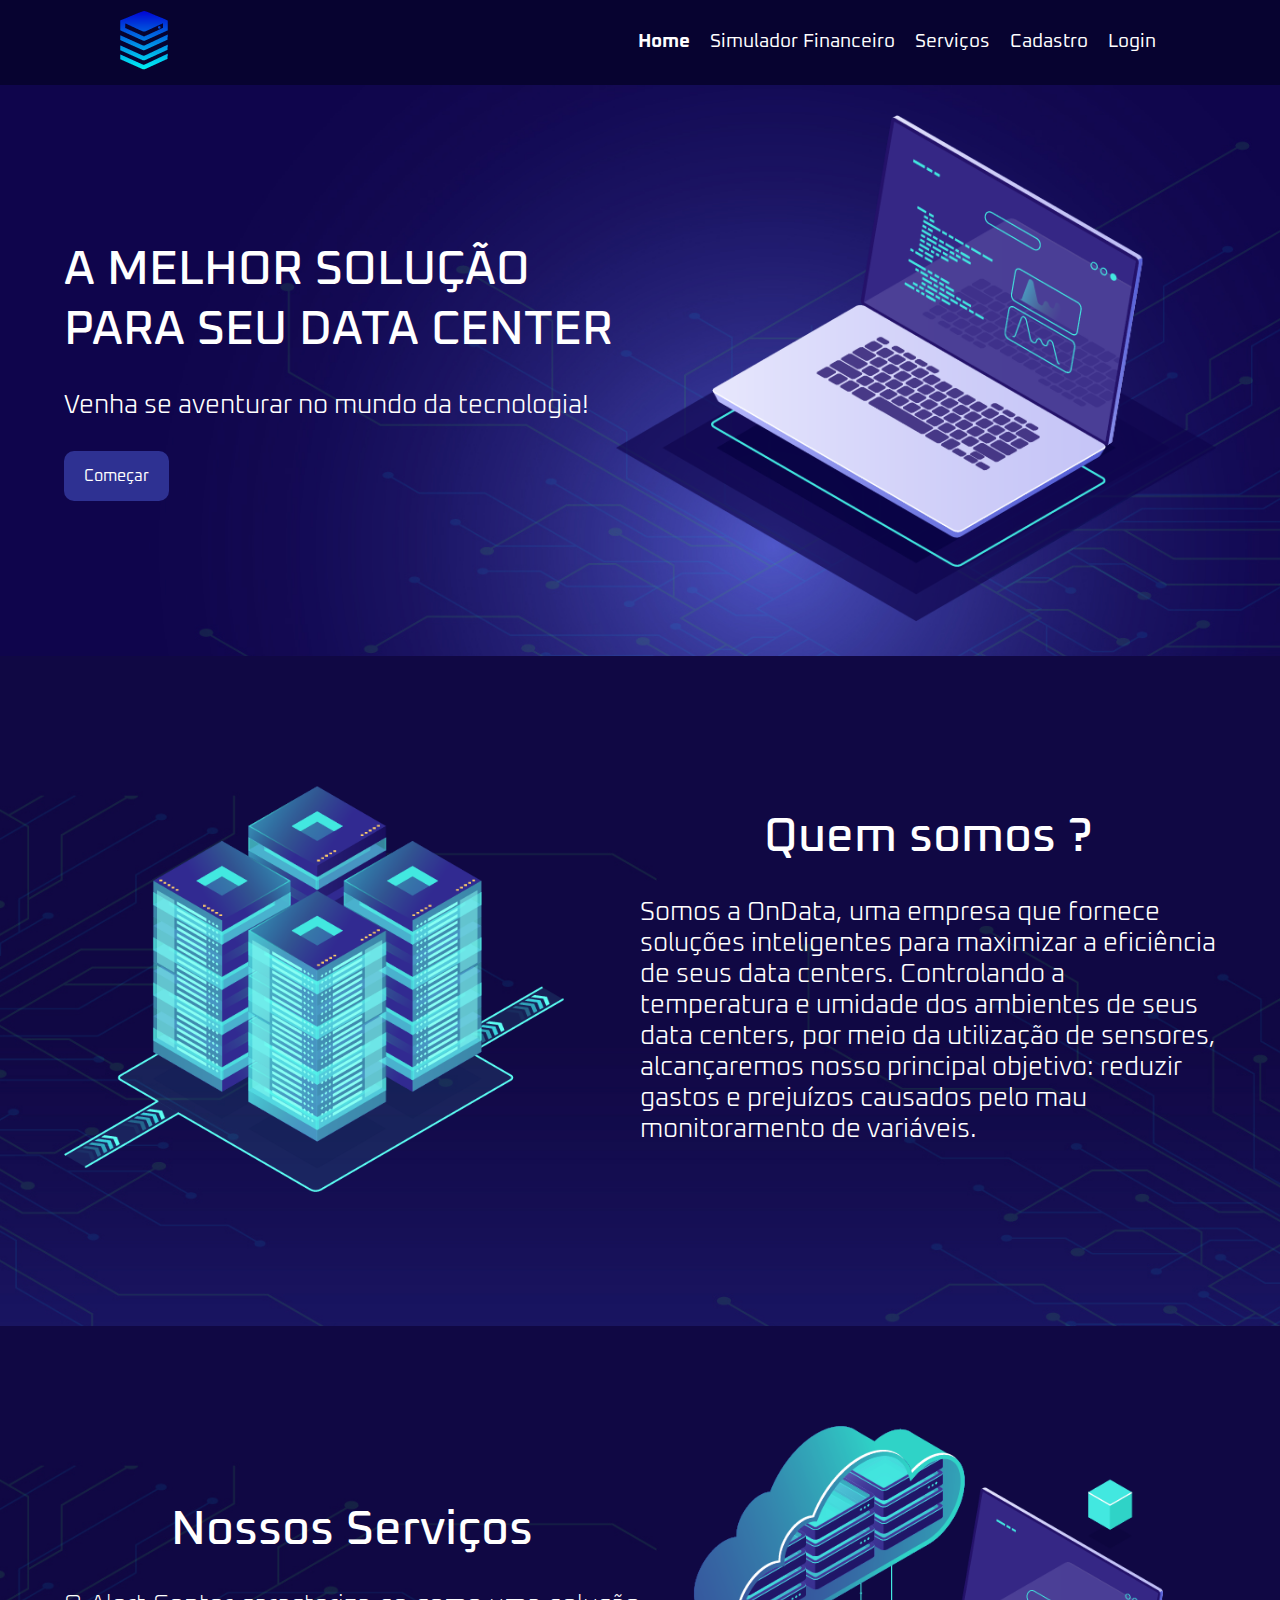
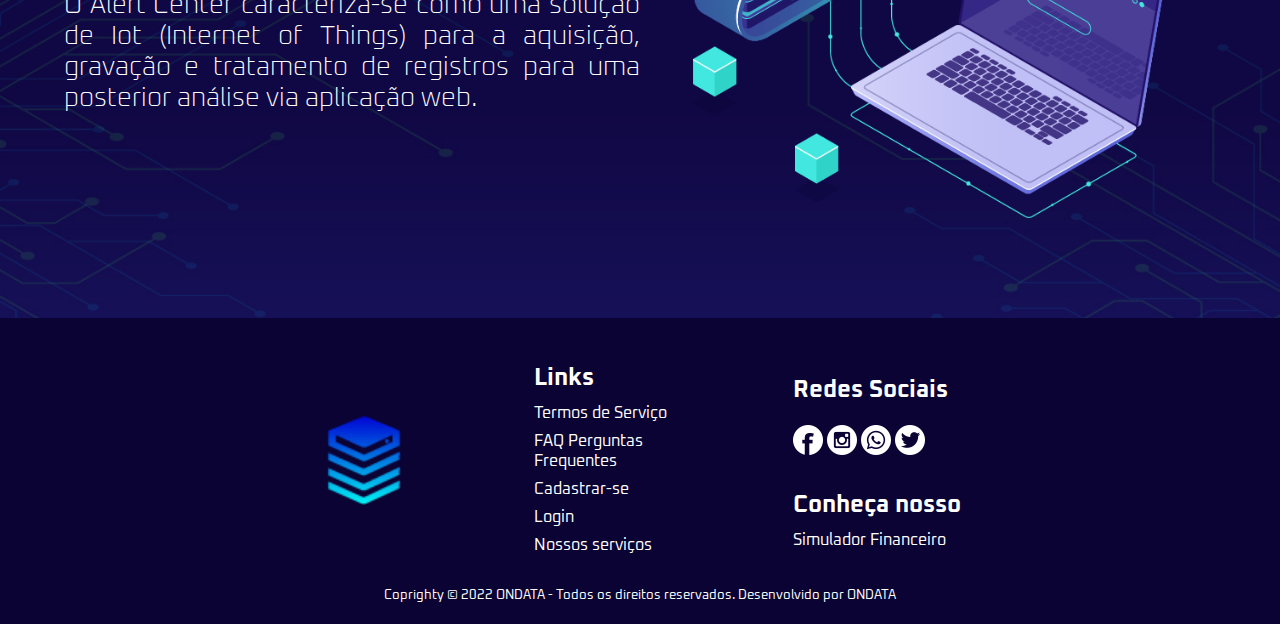
<file: site/public/index.html>
<!DOCTYPE html>
<html lang="pt-br">

<head>
  <meta charset="UTF-8">
  <meta http-equiv="X-UA-Compatible" content="IE=edge">
  <meta name="viewport" content="width=device-width, initial-scale=1.0">
  <link rel="stylesheet" href="css/style.css">
  <link rel="stylesheet" href="css/reset.css">
  <link rel="shortcut icon" href="./img/favicon.png" type="image/x-icon">
  <title>OnData | Alert Center </title>
</head>

<body>

  <!-- CABEÇALHO / NAVBAR  -->
  <header class="header" id="header">
    <div class="container">
      <a href="index.html">
        <img src="img/logo.png" alt="">
      </a>
      <nav class="navbar">
        <ul class="list-items">
          <li><a class="a-destaque" href="#">Home</a></li>
          <li><a href="simulador financeiro.html">Simulador Financeiro</a></li>
          <li><a href="serviços.html">Serviços</a></li>
          <li><a href="cadastro.html">Cadastro</a></li>
          <li><a href="login.html">Login</a></li>
        </ul>
      </nav>
    </div>
  </header>
  <!-- FIM CABEÇALHO / NAVBAR  -->

  <!-- PRIMERIA SESSÃO DA HOME -->
  <section class="banner">
    <div class="container">
      <div class="content-text">
        <h2>A MELHOR SOLUÇÃO PARA SEU DATA CENTER</h2>
        <p>Venha se aventurar no mundo da tecnologia!</p>
        <a href="simulador financeiro.html"><button class="btn" >Começar</button></a>
      </div>
      <div class="content-img">
        <img src="img/Computador.png" alt="Imagem de notebook">
      </div>
    </div>
  </section>
  <!-- FIM PRIMERIA SESSÃO DA HOME -->

  <!-- COMEÇO DA SESSÃO QUEM SOMOS ? -->
  <section class="quem-somos">
    <div class="container">
      <div class="content-img">
        <img src="img/Data Center.png" alt="Imagem de Data Centers">
      </div>
      <div class="content-text">
        <h2>Quem somos ?</h2>
        <p>Somos a OnData, uma empresa que fornece soluções inteligentes para maximizar a eficiência de seus data centers. Controlando a temperatura e umidade dos ambientes de seus data centers, por meio da utilização de sensores, alcançaremos nosso principal objetivo: reduzir gastos e prejuízos causados pelo mau monitoramento de variáveis.
        </p>
      </div>
    </div>
  </section>
<!-- FIM DA SESSÃO QUEM SOMOS ? -->

 <!-- COMEÇO DA SESSÃO NOSSOS SERVIÇOS -->
 <section class="Nossos-servicos">
  <div class="container">
    <div class="content-text">
      <h2>Nossos Serviços</h2>
      <p>O Alert Center caracteriza-se como uma solução
        de Iot (Internet of Things) para a aquisição,
        gravação e tratamento de registros para uma
        posterior análise via aplicação web.
      </p>
    </div>
    <div class="content-img">
      <img src="img/Computador com Datacenter.png" alt="Imagem de Data Center com nuvem">
    </div>
  </div>
</section>
<!-- FIM DA SESSÃO NOSSOS SERVIÇOS -->

<!-- COMEÇO DO RODAPE -->
  <footer>
    <div class="content-footer">
      <a href="index.html"><img src="img/logo.png" alt="Logo da empresa"></a>
      <div class="links">
        <h2>Links</h2>
        <ul>
          <li><a href="#">Termos de Serviço</a></li>
          <li><a href="#">FAQ Perguntas<br> Frequentes</a></li>
          <li><a href="cadastro.html">Cadastrar-se</a></li>
          <li><a href="login.html">Login</a></li>
          <li><a href="#">Nossos serviços</a></li>
        </ul>
      </div>

      <div class="social-media">
        <h2>Redes Sociais</h2>
        <div class="social-img">
          <a href="#"><img src="img/facebooklogo.png" alt=""></a>
          <a href="#"><img src="img/instagramlogo.png" alt=""></a>
          <a href="#"><img src="img/whatsapplogo.png" alt=""></a>
          <a href="#"><img src="img/twitterlogo.png" alt=""></a>
        </div>
        <h3>Conheça nosso</h3>
        <a href="simulador financeiro.html">Simulador Financeiro</a>
      </div>
    </div>
    <div class="direitos">
      <p>Coprighty &copy; 2022 ONDATA - Todos os direitos reservados. Desenvolvido por ONDATA </p>
    </div>
  </footer>
  <!-- FINAL DO RODAPÉ -->
</body>
</html>

<script src="js/index.js"></script>
</file>
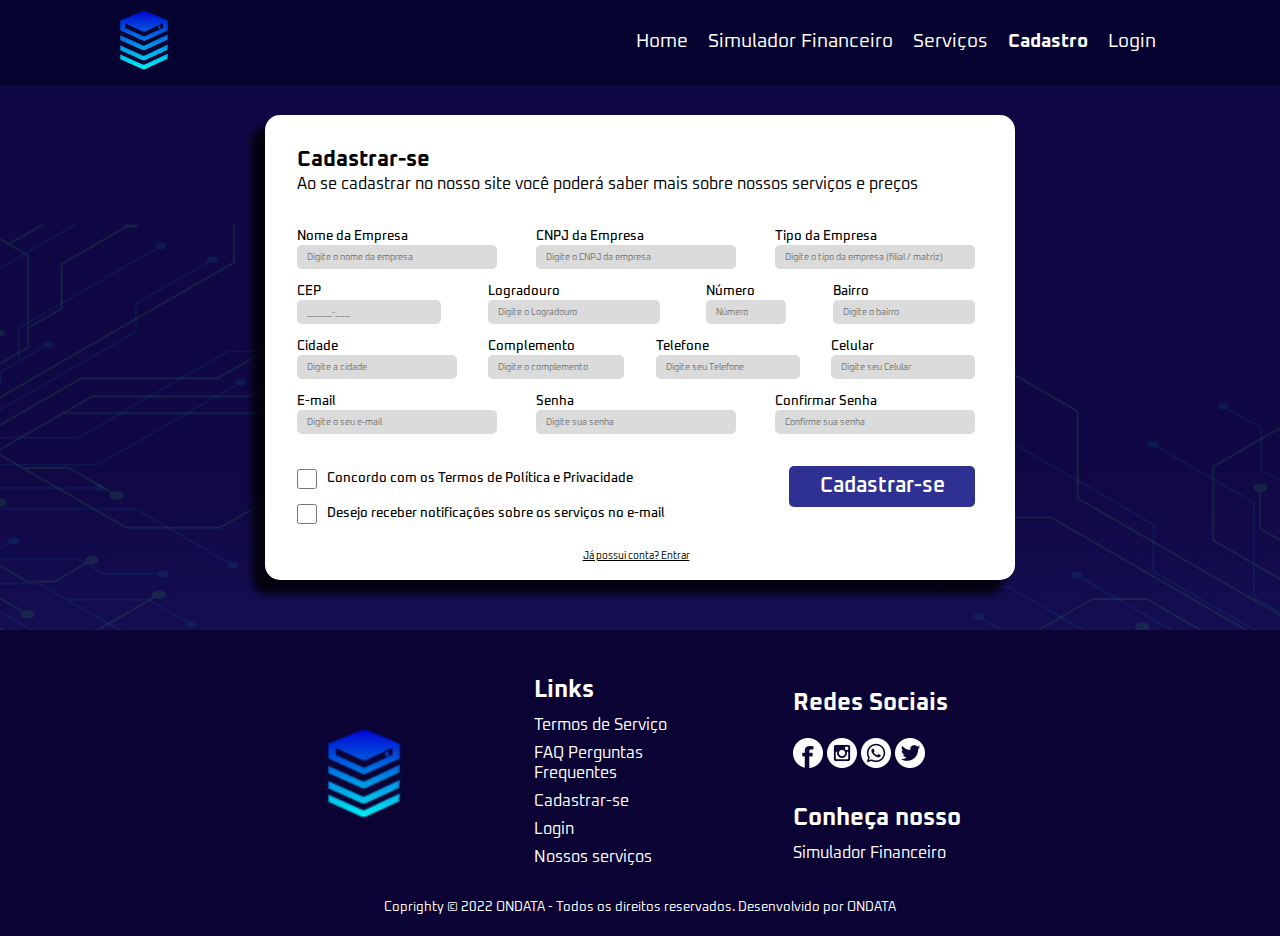
<file: site/public/cadastro.html>
<!DOCTYPE html>
<html lang="pt-br">

<head>
    <meta charset="UTF-8">
    <meta http-equiv="X-UA-Compatible" content="IE=edge">
    <meta name="viewport" content="width=device-width, initial-scale=1.0">

    <title>AquaTech | Cadastro</title>
    <link rel="stylesheet" href="css/reset.css">

    <link rel="stylesheet" href="css/style.css">
    <link rel="stylesheet" href="css/cadastro.css">

    <script src="js/funcoes.js" defer></script>

    <script src="js/cadastro.js" defer></script>
    <link rel="icon" href="./assets/icon/favicon2.ico">

    <link rel="preconnect" href="https://fonts.gstatic.com">
    <link
        href="https://fonts.googleapis.com/css2?family=Exo+2:ital,wght@0,100;0,200;0,300;0,400;0,500;0,600;0,700;0,800;0,900;1,100;1,200;1,300;1,400;1,500;1,600;1,700;1,800;1,900&display=swap"
        rel="stylesheet">
</head>

<body>

    <!--header inicio-->
    <header class="header">
        <div class="container">
            <a href="index.html">
                <img src="img/logo.png" alt="">
            </a>
            <nav class="navbar">
                <ul class="list-items">
                    <li><a href="index.html">Home</a></li>
                    <li><a href="simulador financeiro.html">Simulador Financeiro</a></li>
                    <li><a href="serviços.html">Serviços</a></li>
                    <li><a class="a-destaque" href="cadastro.html">Cadastro</a></li>
                    <li><a href="login.html">Login</a></li>
                </ul>
            </nav>
        </div>
    </header>
    <!-- FIM CABEÇALHO / NAVBAR  -->

    <!-- SESSÃO CADASTRO -->
    <section class="cadastro">
        <div class="container">
            <div class="form">
                <h1>Cadastrar-se</h1>
                <div class="subtitulo">
                    <p>Ao se cadastrar no nosso site você poderá saber mais sobre nossos serviços e preços</p>
                </div>
                <div class="boxes" id="div_campos">
                    <div id="div_empresa" class="box empresa">
                        <label for="in_form_nome">Nome da Empresa</label>
                        <input type="text" id="in_form_nome" placeholder="Digite o nome da empresa">
                    </div>
                    <div class="box CNPJ">
                        <label for="in_form_CNPJ">CNPJ da Empresa</label>
                        <input type="text" id="in_form_CNPJ" placeholder="Digite o CNPJ da empresa">
                    </div>
                    <div class="box tipo">
                        <label for="in_form_tipo">Tipo da Empresa</label>
                        <input type="text" id="in_form_tipo" placeholder="Digite o tipo da empresa (filial / matriz)">
                    </div>
                    <div class="box cep">
                        <label for="in_form_cep">CEP</label>
                        <input type="text" id="in_form_cep" placeholder="_____-___">
                    </div>
                    <div class="box Logradouro">
                        <label for="in_form_logradouro">Logradouro</label>
                        <input type="text" id="in_form_logradouro" placeholder="Digite o Logradouro">
                    </div>
                    <div class="box numero">
                        <label for="in_form_numero">Número</label>
                        <input type="text" id="in_form_numero" placeholder="Número">
                    </div>
                    <div class="box bairro">
                        <label for="in_form_bairro">Bairro</label>
                        <input type="text" id="in_form_bairro" placeholder="Digite o bairro">
                    </div>
                    <div class="box cidade">
                        <label for="in_form_cidade">Cidade</label>
                        <input type="text" id="in_form_cidade" placeholder="Digite a cidade">
                    </div>
                    <div class="box complemento">
                        <label for="in_form_complemento">Complemento</label>
                        <input type="text" id="in_form_complemento" placeholder="Digite o complemento">
                    </div>
                    <div class="box telefone">
                        <label for="in_form_telefone">Telefone</label>
                        <input type="text" id="in_form_telefone" placeholder="Digite seu Telefone">
                    </div>
                    <div class="box celular">
                        <label for="in_form_celular">Celular</label>
                        <input type="text" id="in_form_celular" placeholder="Digite seu Celular">
                    </div>
                    <div class="box e-mail">
                        <label for="in_form_email">E-mail</label>
                        <input type="text" id="in_form_email" placeholder="Digite o seu e-mail">
                    </div>
                    <div class="box senha">
                        <label for="in_form_senha">Senha</label>
                        <input type="text" id="in_form_senha" placeholder="Digite sua senha">
                    </div>
                    <div class="box confirmar_senha">
                        <label for="in_form_confirmarSenha">Confirmar Senha</label>
                        <input type="text" id="in_form_confirmarSenha" placeholder="Confirme sua senha">
                    </div>
                </div>
                <div class="check">
                    <div class="boxes">
                        <div class="box">
                            <input type="checkbox" id="in_form_termos" onclick="checkTermos()">
                            <label for="in_form_termos">Concordo com os Termos de Política e Privacidade</label>
                        </div>
                        <div class="box">
                            <input type="checkbox" id="in_form_notificacao">
                            <label for="in_form_notificacao">Desejo receber notificações sobre os serviços no
                                e-mail</label>
                        </div>
                    </div>
                    <div class="box">
                        <button class="btn" onclick="cadastrarUsuario()">Cadastrar-se</button>
                    </div>
                </div>
                <p class="entrar"><a href="login.html"> Já possui conta? Entrar</a></p>
            </div>
        </div>
    </section>
    <div class="sucess">
    <h2>CADASTRO REALIZADO COM SUCESSO!<br>
    Redirecionado você para a tela de ligon</h2>
    <div class="loading">
        <h2>Loading</h2>
    </div>
</div>
    <!-- FIM SESSÃO CADASTRO -->


    <!-- COMEÇO DO RODAPE -->
    <footer>
        <div class="content-footer">
            <a href="index.html"><img src="img/logo.png" alt="Logo da empresa"></a>
            <div class="links">
                <h2>Links</h2>
                <ul>
                    <li><a href="#">Termos de Serviço</a></li>
                    <li><a href="#">FAQ Perguntas<br> Frequentes</a></li>
                    <li><a href="cadastro.html">Cadastrar-se</a></li>
                    <li><a href="login.html">Login</a></li>
                    <li><a href="#">Nossos serviços</a></li>
                </ul>
            </div>

            <div class="social-media">
                <h2>Redes Sociais</h2>
                <div class="social-img">
                    <a href="#"><img src="img/facebooklogo.png" alt=""></a>
                    <a href="#"><img src="img/instagramlogo.png" alt=""></a>
                    <a href="#"><img src="img/whatsapplogo.png" alt=""></a>
                    <a href="#"><img src="img/twitterlogo.png" alt=""></a>
                </div>
                <h3>Conheça nosso</h3>
                <a href="simulador financeiro.html">Simulador Financeiro</a>
            </div>
        </div>
        <div class="direitos">
            <p>Coprighty &copy; 2022 ONDATA - Todos os direitos reservados. Desenvolvido por ONDATA </p>
        </div>
    </footer>
    <!-- FINAL DO RODAPÉ -->


</body>

</html>
</file>
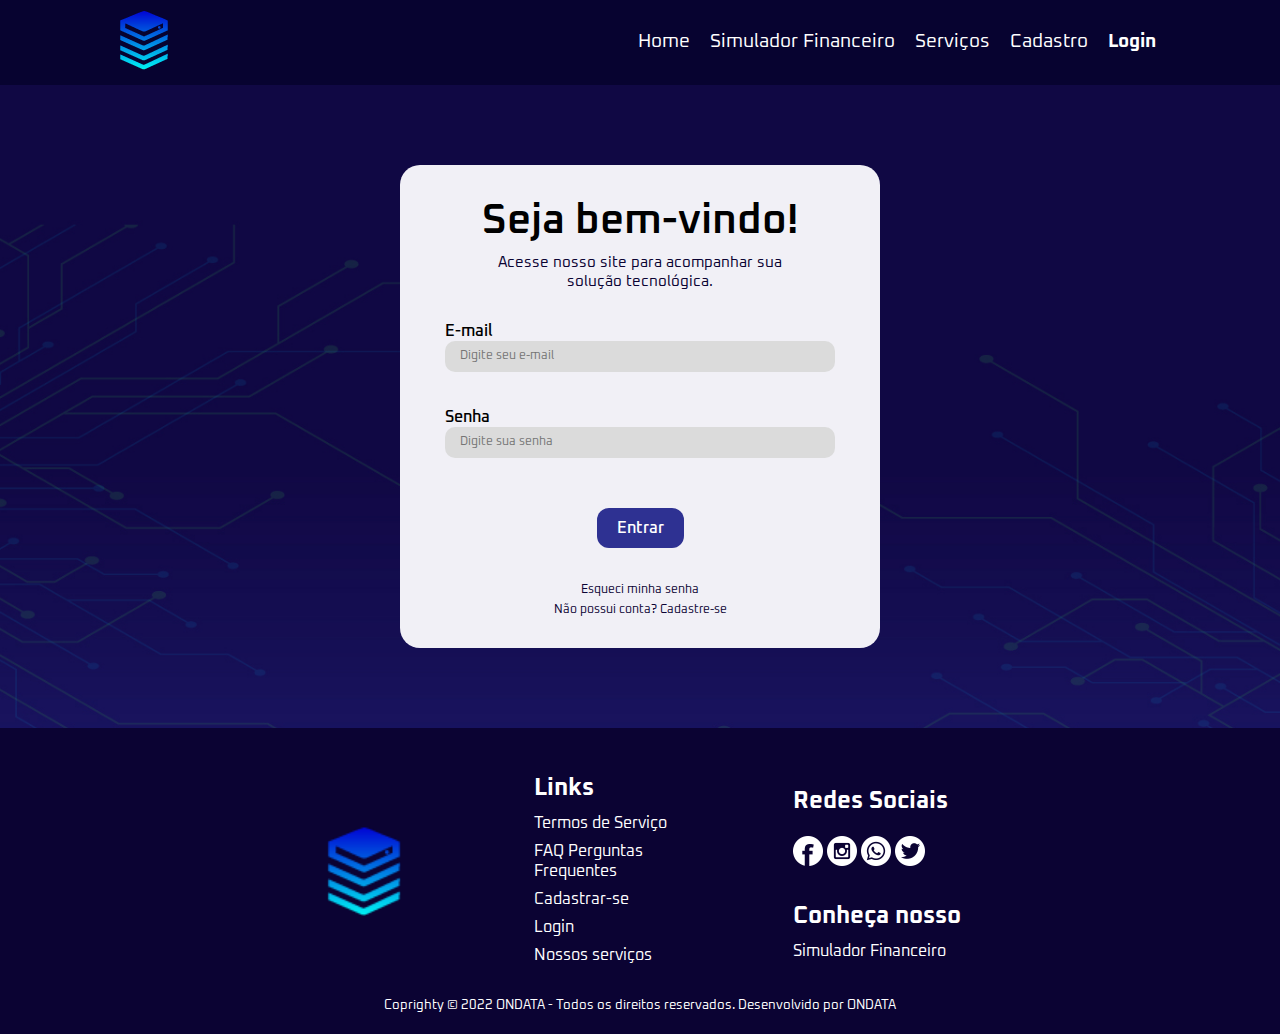
<file: site/public/login.html>
<!DOCTYPE html>
<html lang="pt-br">

<head>
    <meta charset="UTF-8">
    <meta http-equiv="X-UA-Compatible" content="IE=edge">
    <meta name="viewport" content="width=device-width, initial-scale=1.0">

    <title>AquaTech | Login</title>

    <script src="./js/funcoes.js"></script>

    <link rel="icon" href="./assets/icon/favicon2.ico">
    <link rel="stylesheet" href="css/reset.css">
    <link rel="stylesheet" href="css/style.css">
    <link rel="stylesheet" href="css/login.css">
    <link rel="preconnect" href="https://fonts.gstatic.com">
    <link
        href="https://fonts.googleapis.com/css2?family=Exo+2:ital,wght@0,100;0,200;0,300;0,400;0,500;0,600;0,700;0,800;0,900;1,100;1,200;1,300;1,400;1,500;1,600;1,700;1,800;1,900&display=swap"
        rel="stylesheet">
        <script src="js/login.js" defer></script>
        <script src="js/funcoes.js" defer></script>
</head>

<body>

    <!--Header-->

    <header class="header">
        <div class="container">
          <a href="index.html">
            <img src="img/logo.png" alt="">
          </a>
          <nav class="navbar">
            <ul class="list-items">
              <li><a href="index.html">Home</a></li>
              <li><a href="simulador financeiro.html">Simulador Financeiro</a></li>
              <li><a href="serviços.html">Serviços</a></li>
              <li><a href="cadastro.html">Cadastro</a></li>
              <li><a class="a-destaque" href="login.html">Login</a></li>
            </ul>
          </nav>
        </div>
      </header>
    
     <!-- PRIMERIA SESSÃO DA HOME -->
      <section class="banner">
        <div class="container">
          <div class="caixa-formulario">
                <h2>Seja bem-vindo!</h2>
                <p class="legenda-titulo">Acesse nosso site para acompanhar sua solução tecnológica.</p>
                <div class="campo">
                    <div class="campo1">
                        <label for="in_email">E-mail</label>
                        <input placeholder="Digite seu e-mail" type="email" id="in_email" onkeyup="analisar_email()">
                        <p id="msg_email"></p>
                    </div>
        
                    <div class="campo2">
                        <label for=in_senha">Senha</label>
                        <input placeholder="Digite sua senha" type="password" id="in_senha" onkeyup="analisar_senha()">
                        <p id="msg_senha"></p>
                    </div>
                </div>
    
                <!-- Substituir o "#" do "href" pelo link da página do Dashboard -->
                <button class="btn" onclick="entrar(),validarSessao()">Entrar</button>
    
                <div class="text-login">
                    <p><a href="#">Esqueci minha senha</a></p>
                    <p><a href="cadastro.html">Não possui conta? Cadastre-se</a></p>
                </div>
          </div>
        </div>
      </section>
      <div class="sucess">
        <h2>Entrando no sistema....<br>
        </h2>
        <div class="loading">
            <h2>Aguarde um momento...</h2>
        </div>
    </div>
     <!-- FIM PRIMERIA SESSÃO DE BANNER -->
    
      <!-- COMEÇO DO RODAPE -->
        <footer>
        <div class="content-footer">
          <a href="index.html"><img src="img/logo.png" alt="Logo da empresa"></a>
          <div class="links">
            <h2>Links</h2>
            <ul>
              <li><a href="#">Termos de Serviço</a></li>
              <li><a href="#">FAQ Perguntas<br> Frequentes</a></li>
              <li><a href="cadastro.html">Cadastrar-se</a></li>
              <li><a href="login.html">Login</a></li>
              <li><a href="#">Nossos serviços</a></li>
            </ul>
          </div>
    
          <div class="social-media">
            <h2>Redes Sociais</h2>
            <div class="social-img">
              <a href="#"><img src="img/facebooklogo.png" alt=""></a>
              <a href="#"><img src="img/instagramlogo.png" alt=""></a>
              <a href="#"><img src="img/whatsapplogo.png" alt=""></a>
              <a href="#"><img src="img/twitterlogo.png" alt=""></a>
            </div>
            <h3>Conheça nosso</h3>
            <a href="simulador financeiro.html">Simulador Financeiro</a>
          </div>
        </div>
        <div class="direitos">
          <p>Coprighty &copy; 2022 ONDATA - Todos os direitos reservados. Desenvolvido por ONDATA </p>
        </div>
      </footer>
     
</body>

</html>
</file>
<file: site/public/css/style.css>
/* CABECALHO / MENU  */
.header {
  width: 100%;
  background-color: #070330;
}

.container {
  width: 90%;
  margin: 0 auto;
  display: flex;
  align-items: center;
  justify-content: space-between;
}

.header .container {
  padding: 10px 50px;
}

.container img {
  width: 100%;
}

.list-items {
  display: flex;
}

.list-items li {
  padding: 0 10px;
}

.list-items li a {
  font-size: 1.2rem;
}

.list-items li::after {
  content: '';
  width: 0;
  height: 1px;
  display: block;
  background-color: aliceblue;
  transition: 0.4s;
}

/* TRANSIÇÃO NOS ITEMS DA NAVBAR */
.list-items li:hover::after {
  width: 100%;
}

/*  */
  /*FIM CABECALHO / NAVBAR  */

/* BANNER / PRIMERIA SESSÃO DO SITE  */
.banner {
  width: 100%;
  background-image: url('../img/Background.jpg');
  background-size: cover;
  padding: 30px 0;
}

.banner .container {
  flex-wrap: wrap-reverse;
}

.content-img {
  flex: 1;
}

  /* EFEITO DA IMAGEM DO NOTEBOOK SEM MEXER  */
.content-img img:hover {
  transform: translate(0, -10px);
  transition: 1s; 
}

.content-img img {
  transition: 1s;
  width: 600px;
  margin: auto;
}

.content-text {
  flex: 1;
  display: flex;
  flex-direction: column;
}

.content-text h2 {
  font-size: 3rem;
  margin-bottom: 30px;
  font-weight: 500;
}

.content-text p {
  font-size: 1.6rem;
  font-weight: 300;
  margin-bottom: 30px;
}

.btn {
  width: max-content;
  font-size: 1rem;
  padding: 15px 20px;
  background-color: #2e3192;
  border-radius: 10px;
  cursor: pointer;
  transition: 0.3s;
}

/* EFEITO DE SUMIR A COR DO BOTÃO */
/* EFEITO DE AUMENTAR A ESCALA DO BOTÃO */
.btn:hover {
  background-color: #2e3192;
  transform: scale(1.05, 1.05);
}

/* EFEITO DE DIMINUIR A ESCALA DO BOTÃO AO CLICAR */
.btn:active {
  transform: scale(0.95, 0.95);
}

/* FIM PRIMEIRA SESSÃO */

/* Quem somos  */
.quem-somos {
  width: 100%;
  padding: 60px 0;
  background-image: url("../img/Background2.jpg");
  background-size: cover;
}

.quem-somos .container {
  flex-wrap: wrap;
}

.quem-somos .content-text {
  flex: 1;
  min-height: 550px;
  max-height: auto;
  align-items: center;
  justify-content: center;
}

.quem-somos .content-img {
  flex: 1;
}

.quem-somos .content-img img {
  width: 500px;
}

/* FIM DOQUEM SOMOS */

/* INÍCIO DO FOOTER */
footer{
  background-color: #0B0333;
  padding: 20px 0;
}

.content-footer{
  margin: auto;
  width: 60%;
  display: flex;
  justify-content: space-around;
  align-items: center;
  height: 250px;
}

.content-footer img{
  width: 90px;
}

.links h2{
  font-size: 1.5em;
  margin-bottom: 10px;
}

.links li{
  margin-bottom: 8px;
  font-size: 0.90em;
}
.social-media h2{
  margin-bottom: 20px;
  font-size: 1.5em;
}

.social-media h3{
  font-size: 1.5em;
  margin: 10px 0;
}
.social-img img{
  width: 30px;
  margin-bottom: 20px;
}

.direitos p{
  font-size: 0.80em;
  text-align: center;
}

.a-destaque {
  font-weight: bold;
}

/* estilização do Nossos serviços */
.Nossos-servicos {
  width: 100%;
  padding: 60px 0;
  background-image: url('../img/Background2.jpg');
  background-size: cover;
}


.Nossos-servicos .content-img img{
  width: 470px;
  padding: 40px 0 ;
  margin: auto;
  display:block;
}

.Nossos-servicos .content-text {
  flex: 1;
}

.Nossos-servicos .content-text h2 {
  text-align: center;
}

.Nossos-servicos .content-text p{
  font-weight: 200;
  text-align: justify;
}

.Nossos-servicos .container{
  flex-wrap: wrap;
}

.sucess{
  display: flex;
  align-items: center;
  justify-content: center;
  flex-direction: column;
  top: 0;
  width: 100vw;
  height: 100vh;
  position: fixed;
  text-shadow: 2px 2px 4px black;
  backdrop-filter: blur(10px);
  background-color: rgba(0,0,0,.6);
  border: 1px solid black;
  z-index: -1;
  opacity: 0;
  transition: 1s;
}

.sucess h2{
  color: #fff;
  font-size: 2em;
}

.loading{
  background-color: none;
  display: flex;
  flex-direction: column;
  align-items: center;
  justify-content: center;
 
}
.loading h2{
  font-size: 2em;
  font-weight: 400;

}
@keyframes animation {
  0%{
      transform: translateX(-30px);
      width:20px;
      height: 20px;
  }
  50%{
      transform: translateX(0px);
    width: 40px;
    height: 40px;
  
  }
  100%{
      width: 20px;
      height: 20px;
      transform: translateX(30px);
  }
}


.loading::after{
  content: '';
  display: block;
  width: 20px;
  border-radius: 50%;
  background-color: #fff;
  height: 20px;
  animation:1.5s animation infinite alternate ;
}
</file>
<file: site/public/css/cadastro.css>
.cadastro {
    background-image: url('../img/Background2.jpg');
    background-size: cover;
    padding: 30px 0 50px;
}

.form * {
    color: black;
}

.form {
    background-color: #fff;
    width: 750px;
    max-width: 850px;
    padding: 1.9rem 2.5rem 1rem 2rem;
    margin: auto;
    border-radius: 15px;
    box-shadow: -12px 13px 7px 1px rgba(0, 0, 0, 0.817);
}


.form h1,
.subtitulo p,
label {
    width: max-content;
    flex-wrap: wrap;
}

.subtitulo {
    display: flex;
    flex-wrap: wrap;
}

.form h1 {
    font-size: 1.4rem;
}

.form label {
    font-size: 0.8rem;
    font-weight: 500;
}

.boxes {
    display: flex;
    flex-wrap: wrap;
    justify-content: space-between;
}

.box {
    display: flex;
    width: max-content;
}

.form .boxes {
    margin-top: 20px;

}

.form .box {
    margin-top: 15px;
    flex-direction: column;

}

.form input {
    background-color: #dbdbdb;
    border-radius: 5px;
    width: max-content;
    padding: 5px 10px;
    font-size: 0.7rem;
}

.form input::placeholder {
    font-size: 0.55rem;
}


.empresa input {
    width: 12.5rem;

}

.CNPJ input {
    width: 12.5rem;

}

.tipo input {
    width: 12.5rem;
}

.cep input {
    width: 9rem;
}

.Logradouro input {
    padding-right: 30px;
}

.numero input {
    width: 5rem;
}

.bairro input {
    padding-right: 0px;
}

.cidade input {
    width: 10rem;
}

.complemento input {
    width: 8.5rem;
}

.telefone input {
    width: 9rem;
}

.celular input {
    width: 9rem;
}

.e-mail input {
    width: 12.5rem;
}

.senha input {
    width: 12.5rem;
}

.confirmar_senha input {
    width: 12.5rem;
}

.check {
    display: flex;
    align-items: center;
    flex-wrap: wrap;
}

.check .boxes {
    flex: 1;
}

.check .box {
    flex-direction: row;
    width: max-content;
    align-items: center;
}

.check label {
    margin-left: 10px;
}

.check input {
    width: 20px;
    height: 20px;
}

.check input:checked+label {
    color: green;
}

.alerta {
    font-size: 0.65em;
    margin-top: 07px;
    color: red;
}
.check button {
    width: max-content;
    height: max-content;
    color: #fff;
    font-size: 1.3rem;
    font-weight: 600;
    padding: 0.5rem 1.9rem;
    border-radius: 5px;
}

.entrar {
    margin-top: 20px;
    width: max-content;
    margin: 20px auto 0 auto;
}

.entrar a {
    font-size: 0.6rem;
    text-decoration: underline;
}
</file>
<file: site/public/css/login.css>
.banner {
    width: 100%;
    background-image: url('../img/Background2.jpg');
    background-size: cover;
    padding: 80px 0;
}

.banner .container {
    display: flex;
    justify-content: center;
}
  
.caixa-formulario {
    background-color: #F1F0F6;
    width: 480px;
    padding: 30px;
    border-radius: 20px;
    display: flex;
    flex-direction: column;
    align-items: center;
    justify-content: center;
}

.caixa-formulario h2 {
    color: black;
    font-size: 42px;
    font-weight: 600;
}

.caixa-formulario .legenda-titulo {
    color: #0B0333;
    text-align: center;
    width: 320px;
    font-size: 15px;
    padding-top: 5px;
}

.campo {
    display: flex;
    flex-direction: column;
    align-items: flex-start;
    justify-content: flex-start;
    padding: 0 25px;
}

.campo label {
    color: black;
    font-weight: 550;
}

.campo .campo1{
    padding-top: 30px;
    padding-bottom: 20px;
}

.campo .campo2 {
    padding-top: 5px;
    padding-bottom: 40px;
}

.campo input {
    padding: 8px 0;
    padding-left: 15px;
    font-size: 12px;
    width: 390px;
    border-radius: 10px;
    border: 2px none;
    color: black;
    background-color: #DBDBDB;
}

.campo1 #msg_email, #msg_senha {
    font-size: 12px;
    color: red;
    padding: 5px 15px;
}

#msg_email, #msg_senha strong {
    color: red;
}

.caixa-formulario button {
    width: max-content;
    color: #FFFFFF;
    background-color: #2e3192;
    padding: 10px 20px;
    font-size: 1rem;
    font-weight: 550;
    border: none;
    border-radius: 12px;
    cursor: pointer;
}

.caixa-formulario button:hover { /* o ':hover' faz com que mude as características de um elemento*/
    opacity: 0.8;
}

.text-login {
    text-align: center;
    padding-top: 30px;
} 

.text-login p a{
    color: #0B0333;
    padding: 2px 0;
    font-size: 12px;
}
</file>
